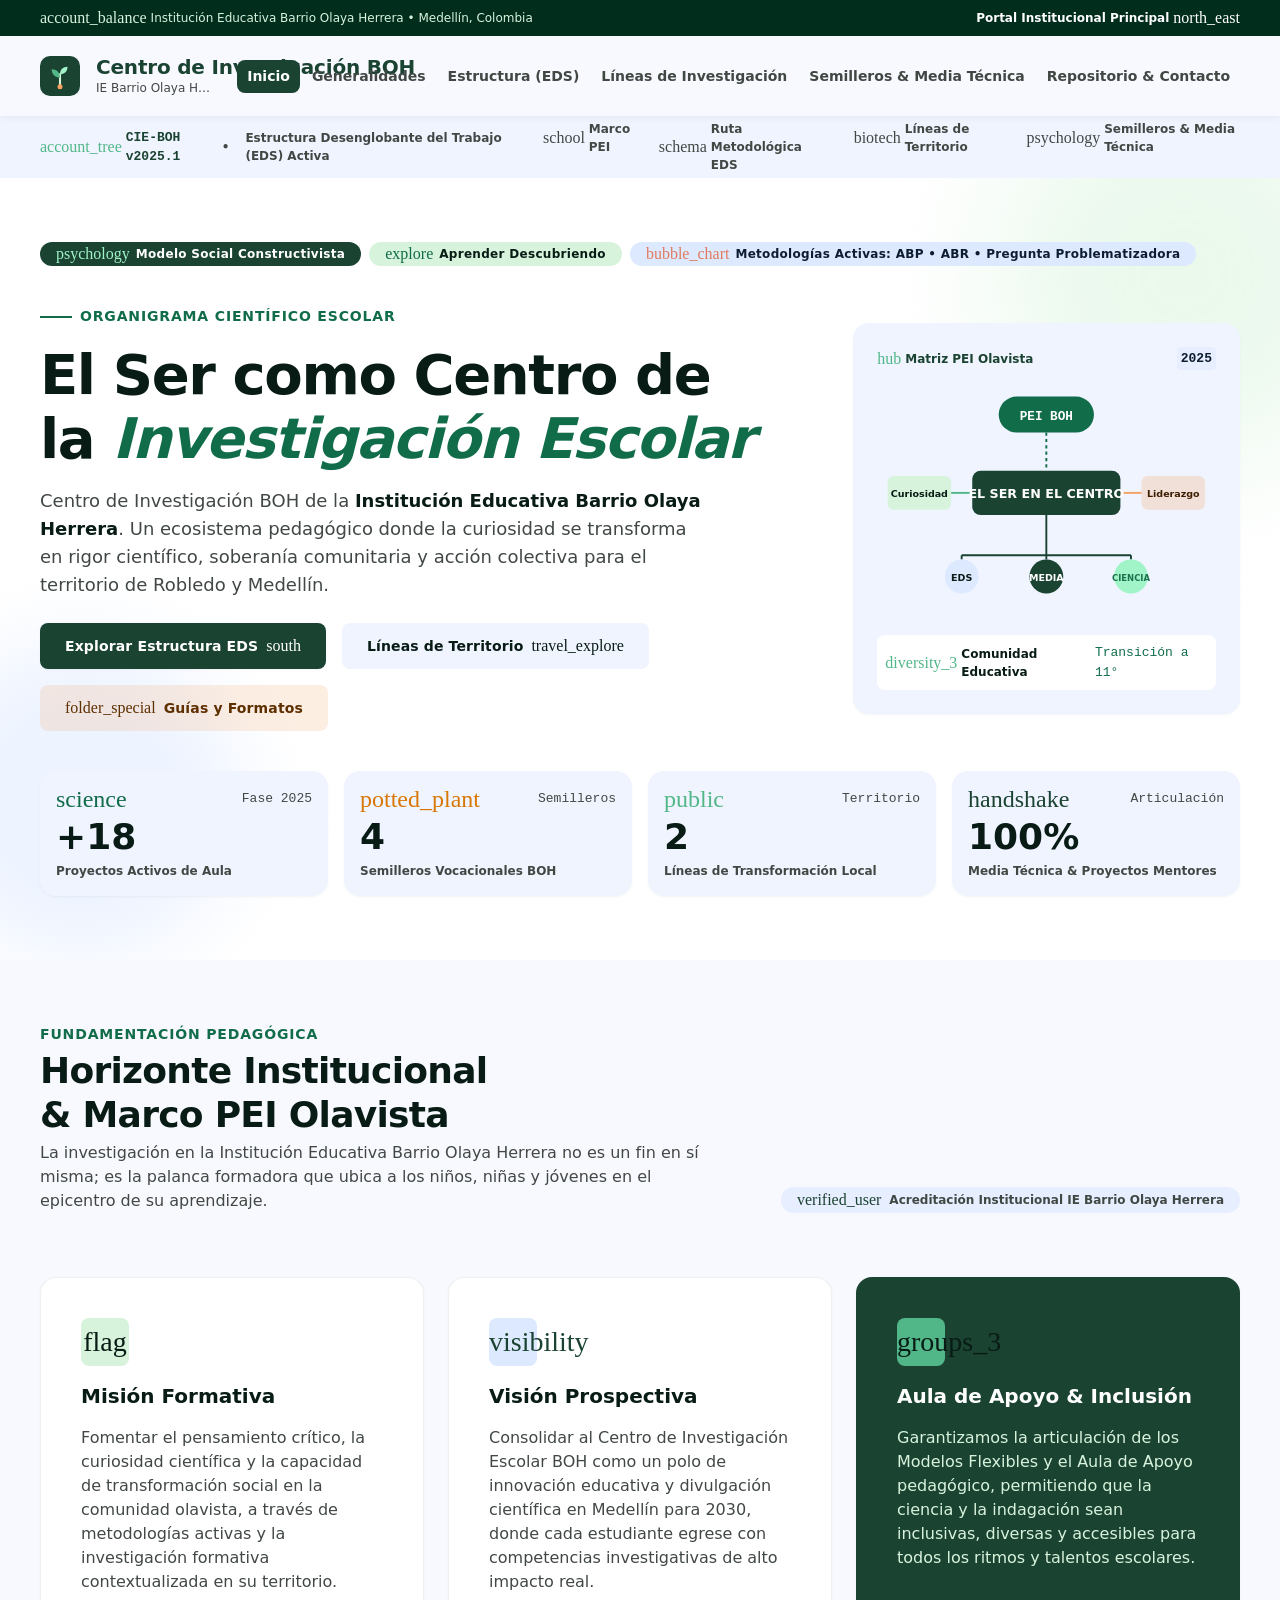
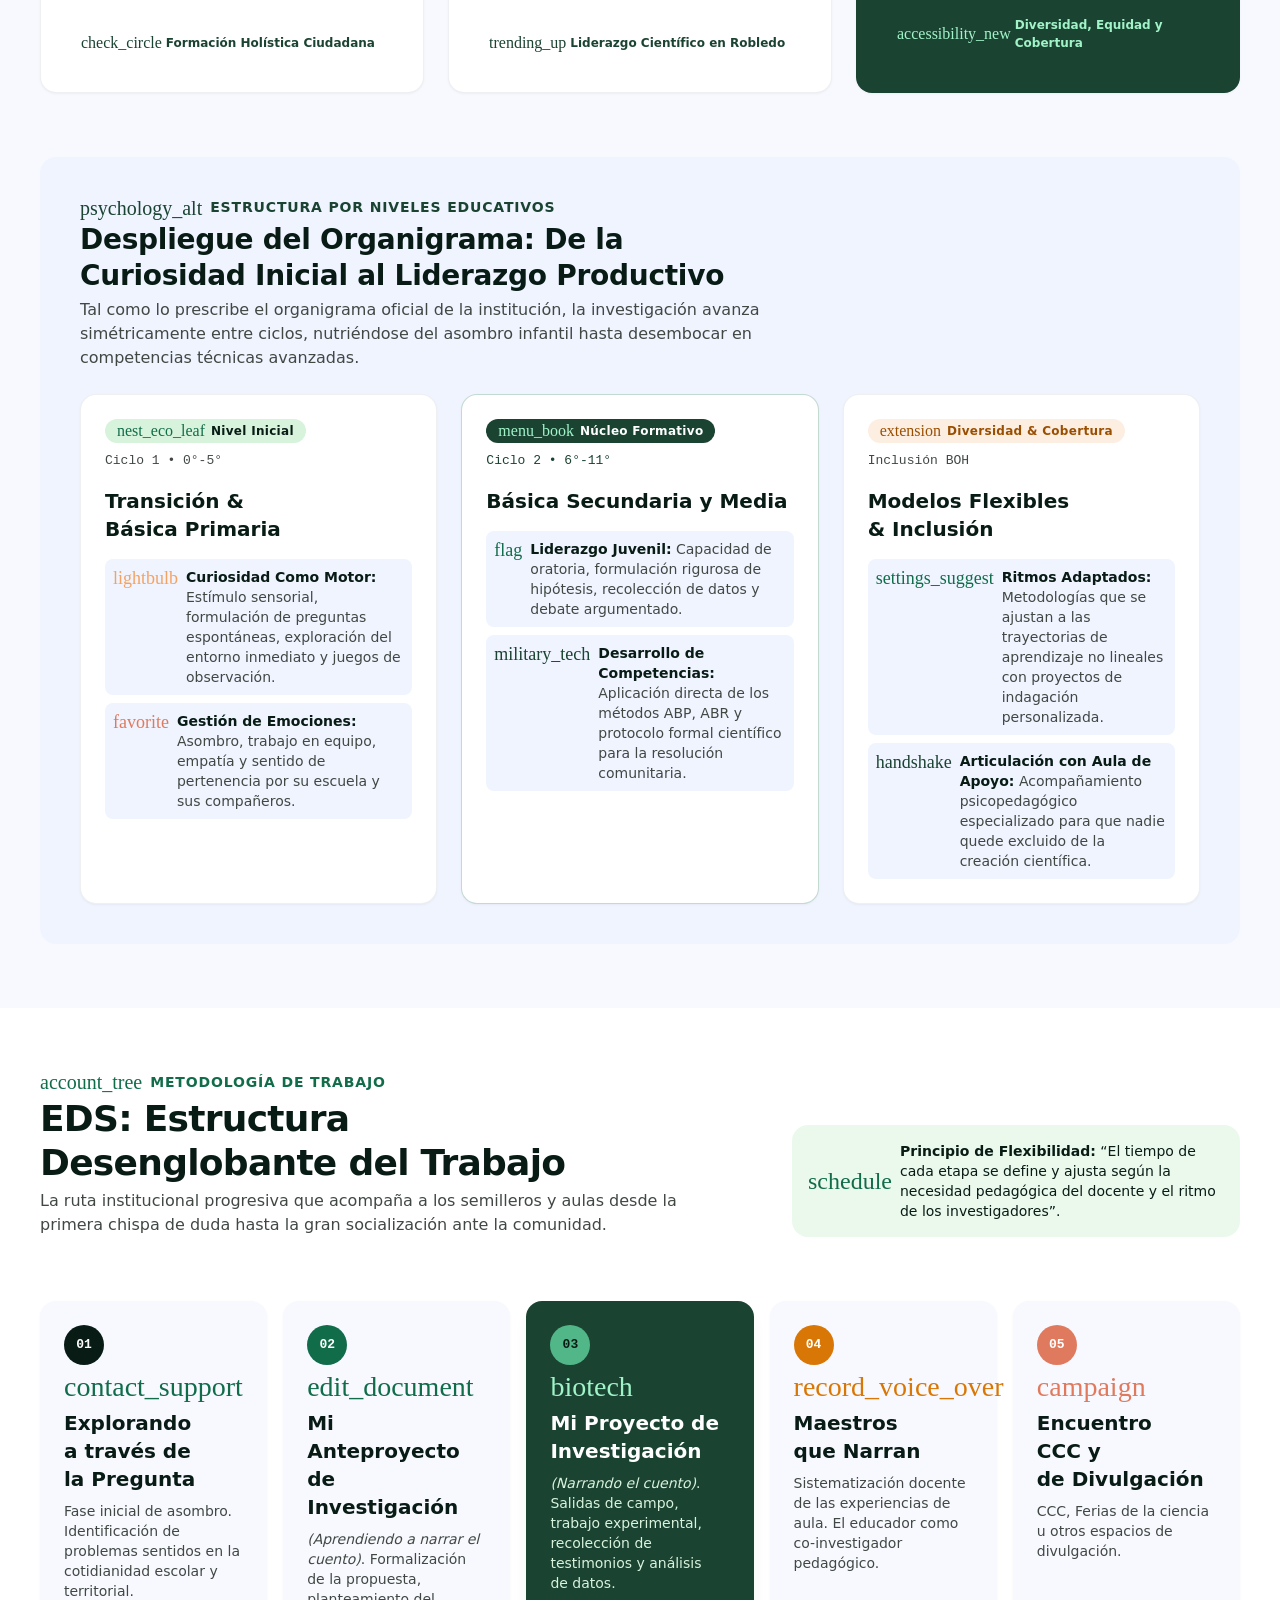
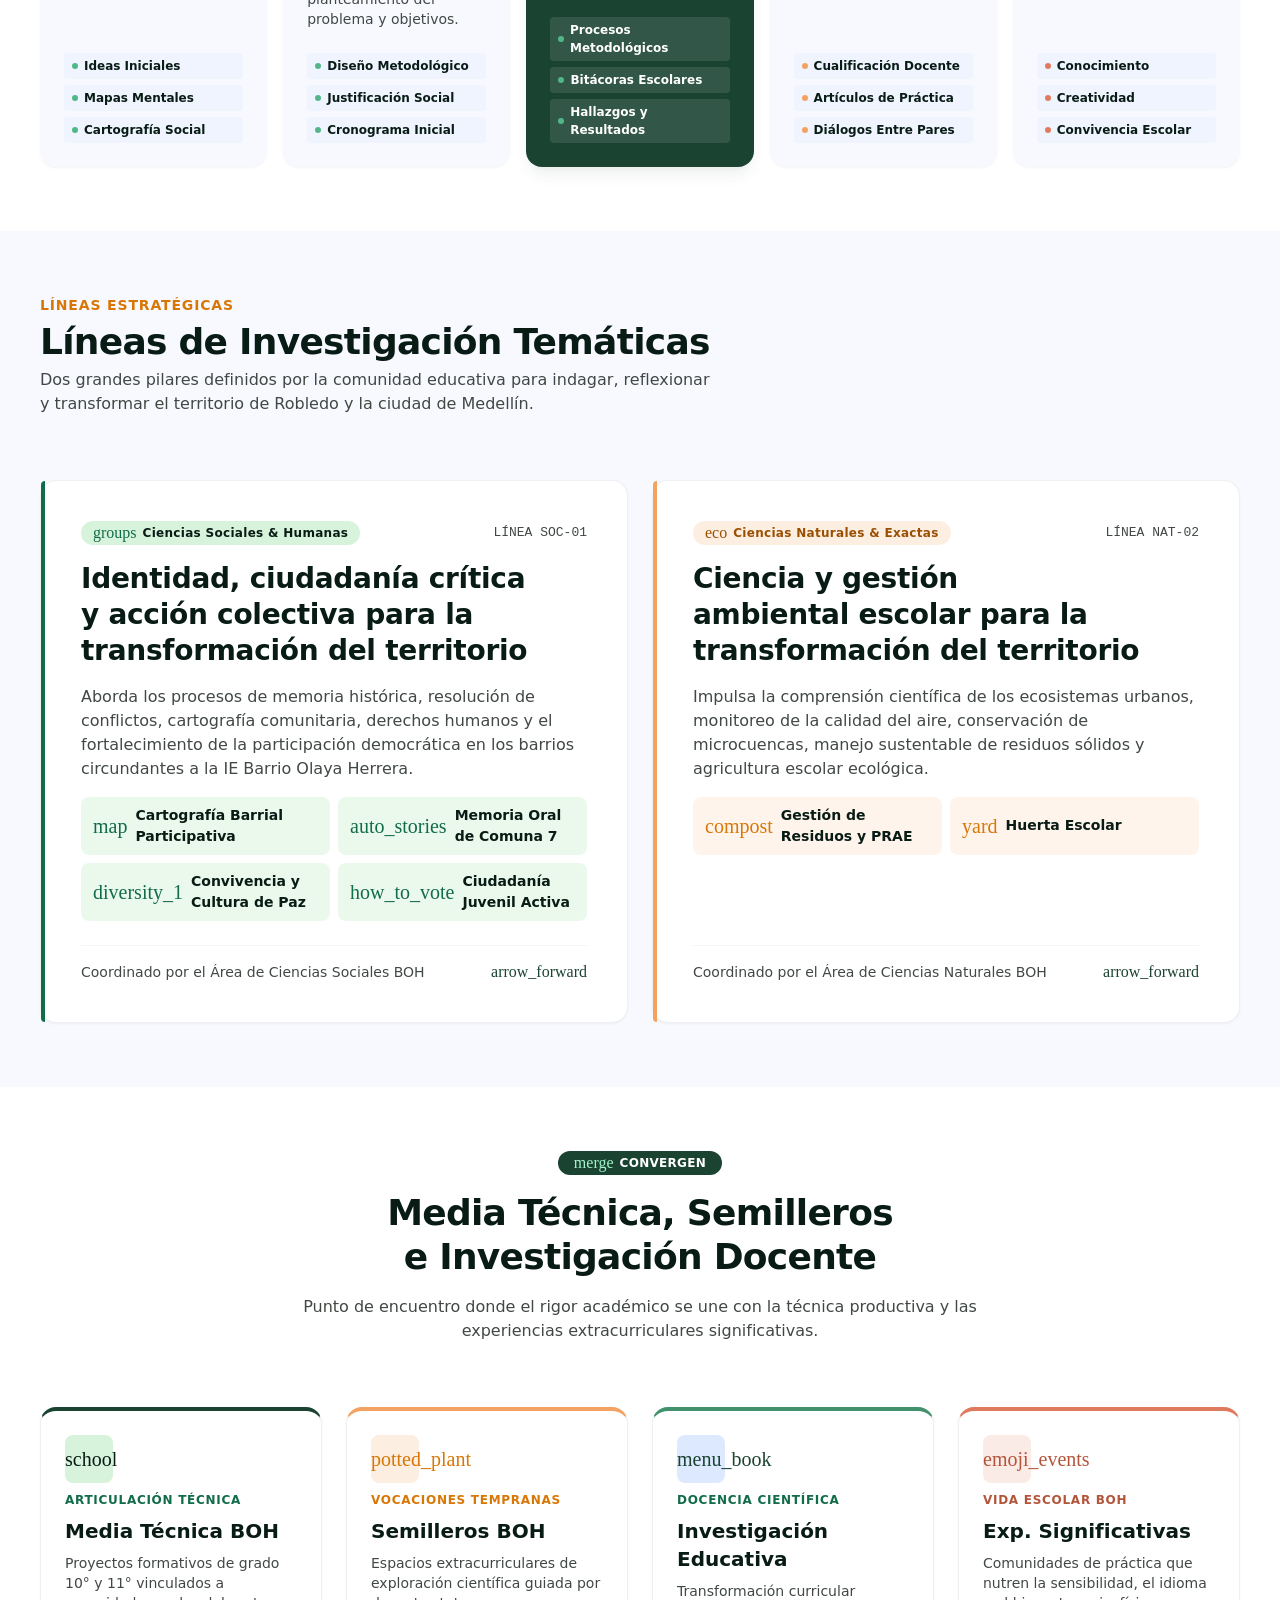
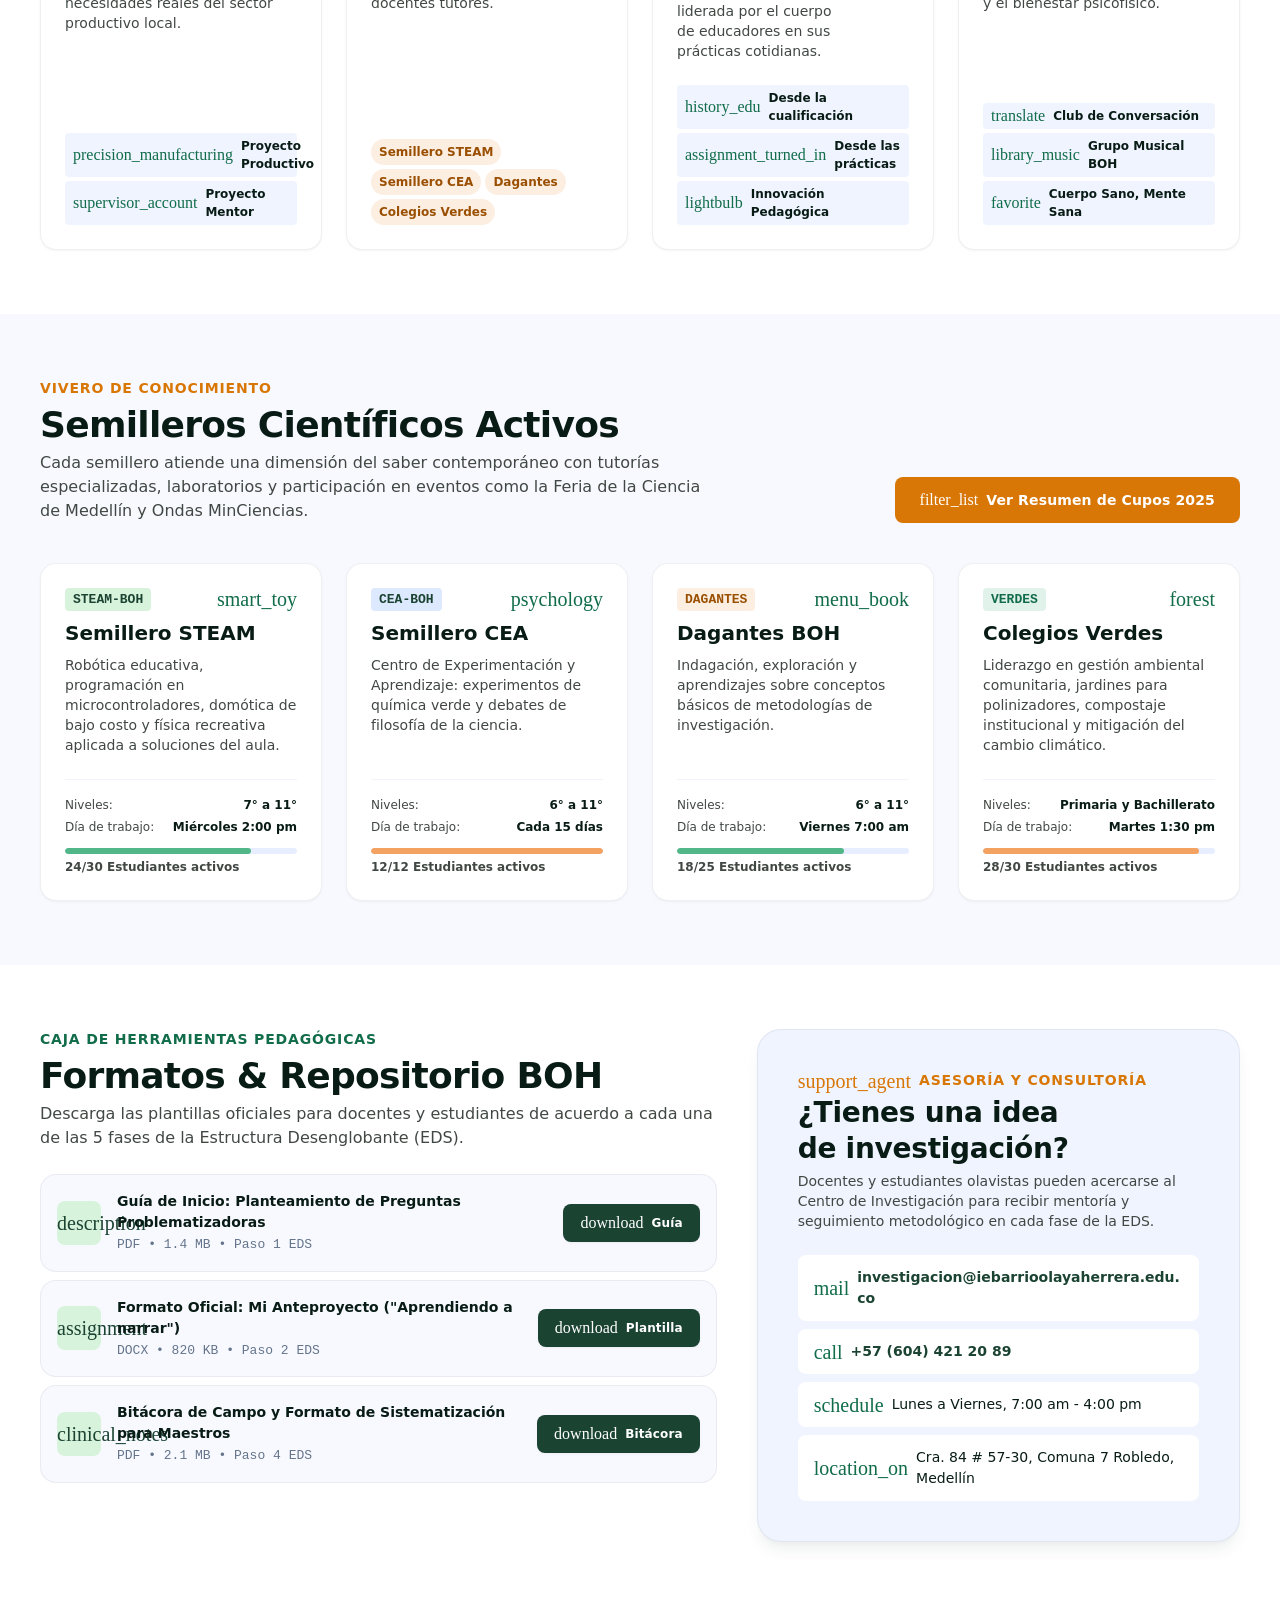
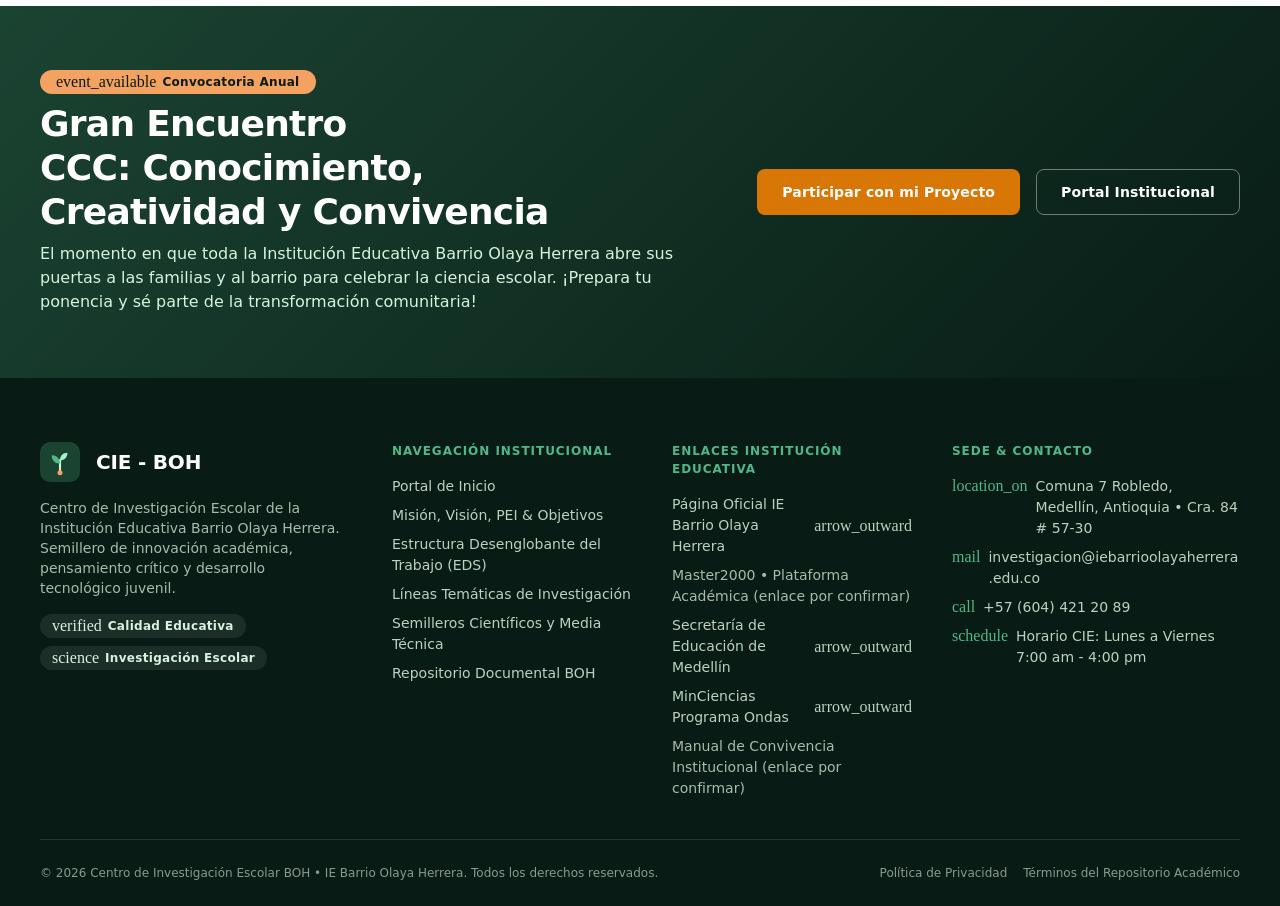
<file: index.html>
<!DOCTYPE html>
<html lang="es" class="is-loading">
<head>
  <meta charset="utf-8">
  <meta name="viewport" content="width=device-width, initial-scale=1">
  <!--
    Seguridad: GitHub Pages no permite cabeceras HTTP propias, por eso la CSP va en <meta>.
    Todo bloqueado por defecto; solo se permite lo propio del sitio y Google Fonts.
    connect-src 'self': únicamente para leer los JSON de /content del mismo sitio.
    Trusted Types impide asignar HTML como texto en sumideros peligrosos (innerHTML, etc.).
  -->
  <meta http-equiv="Content-Security-Policy" content="default-src 'none'; script-src 'self'; style-src 'self' https://fonts.googleapis.com; font-src https://fonts.gstatic.com; img-src 'self'; connect-src 'self'; form-action 'none'; base-uri 'none'; object-src 'none'; require-trusted-types-for 'script'; trusted-types 'none'">
  <meta name="referrer" content="strict-origin-when-cross-origin">
  <title>Centro de Investigación Escolar BOH</title>
  <meta name="description" content="Centro de Investigación Escolar de la Institución Educativa Barrio Olaya Herrera (Medellín): estructura EDS, líneas de investigación, semilleros, media técnica y repositorio de formatos.">
  <meta name="theme-color" content="#1b4332">
  <link rel="icon" href="assets/img/favicon.svg" type="image/svg+xml">

  <link rel="preconnect" href="https://fonts.googleapis.com">
  <link rel="preconnect" href="https://fonts.gstatic.com" crossorigin>
  <!-- Solo los pesos tipográficos que usa el diseño -->
  <link rel="stylesheet" href="https://fonts.googleapis.com/css2?family=Hanken+Grotesk:ital,wght@0,600..800;1,800&family=JetBrains+Mono:wght@500..700&family=Public+Sans:wght@400..700&display=swap">
  <!-- Íconos: subconjunto generado por tools/update-icons.ps1 a partir de los JSON (no editar a mano) -->
  <link rel="stylesheet" data-icon-font href="https://fonts.googleapis.com/css2?family=Material+Symbols+Outlined:opsz,wght,FILL,GRAD@24,400,0,0&icon_names=accessibility_new,account_balance,account_tree,air,arrow_forward,arrow_outward,assignment,assignment_turned_in,auto_stories,biotech,bubble_chart,call,campaign,check_circle,clinical_notes,close,compost,contact_support,description,diversity_1,diversity_3,download,eco,edit_document,emoji_events,error,event_available,explore,extension,favorite,filter_list,flag,folder_special,forest,groups,groups_3,handshake,history_edu,how_to_vote,hub,info,library_music,lightbulb,location_on,mail,map,menu,menu_book,merge,military_tech,nest_eco_leaf,north_east,potted_plant,precision_manufacturing,psychology,psychology_alt,public,record_voice_over,schedule,schema,school,science,settings_suggest,smart_toy,south,supervisor_account,support_agent,translate,travel_explore,trending_up,verified,verified_user,visibility,water_drop,yard&display=block">

  <link rel="stylesheet" href="css/tokens.css">
  <link rel="stylesheet" href="css/base.css">
  <link rel="stylesheet" href="css/layout.css">
  <link rel="stylesheet" href="css/components.css">
  <link rel="stylesheet" href="css/sections.css">

  <!-- Contenido: se descarga en paralelo con el JavaScript -->
  <link rel="preload" href="content/site.json" as="fetch" crossorigin>
  <link rel="preload" href="content/hero.json" as="fetch" crossorigin>
  <link rel="preload" href="content/generalidades.json" as="fetch" crossorigin>
  <link rel="preload" href="content/eds.json" as="fetch" crossorigin>
  <link rel="preload" href="content/lineas.json" as="fetch" crossorigin>
  <link rel="preload" href="content/convergencia.json" as="fetch" crossorigin>
  <link rel="preload" href="content/semilleros.json" as="fetch" crossorigin>
  <link rel="preload" href="content/repositorio.json" as="fetch" crossorigin>
  <link rel="preload" href="content/encuentro.json" as="fetch" crossorigin>
  <link rel="preload" href="content/footer.json" as="fetch" crossorigin>

  <!-- Precarga de módulos: evita la cascada de peticiones import → import -->
  <link rel="modulepreload" href="js/config/app.config.js">
  <link rel="modulepreload" href="js/core/dom.js">
  <link rel="modulepreload" href="js/core/rich-text.js">
  <link rel="modulepreload" href="js/core/template.js">
  <link rel="modulepreload" href="js/core/safe-url.js">
  <link rel="modulepreload" href="js/services/content.repository.js">
  <link rel="modulepreload" href="js/services/notifier.js">
  <link rel="modulepreload" href="js/ui/kit.js">
  <link rel="modulepreload" href="js/components/navigation.js">
  <link rel="modulepreload" href="js/components/scroll-spy.js">
  <link rel="modulepreload" href="js/components/modal.js">
  <link rel="modulepreload" href="js/sections/header.js">
  <link rel="modulepreload" href="js/sections/hero.js">
  <link rel="modulepreload" href="js/sections/generalidades.js">
  <link rel="modulepreload" href="js/sections/eds.js">
  <link rel="modulepreload" href="js/sections/lineas.js">
  <link rel="modulepreload" href="js/sections/convergencia.js">
  <link rel="modulepreload" href="js/sections/semilleros.js">
  <link rel="modulepreload" href="js/sections/repositorio.js">
  <link rel="modulepreload" href="js/sections/encuentro.js">
  <link rel="modulepreload" href="js/sections/footer.js">
  <script type="module" src="js/main.js"></script>
</head>
<body>
  <!--
    Esta página es solo la estructura. Todo el texto, las etiquetas y los enlaces
    se cargan desde content/*.json (un archivo por sección).
  -->
  <a class="skip-link" href="#contenido" data-label="skipLink">Saltar al contenido principal</a>

  <header class="site-header" data-region="header"></header>

  <noscript>
    <p class="noscript-note">Este portal necesita JavaScript para mostrar su contenido. Actívalo en tu navegador o visita <a href="https://iebarrioolayaherrera.edu.co">iebarrioolayaherrera.edu.co</a>.</p>
  </noscript>

  <main id="contenido" tabindex="-1">
    <div class="anchor-hub" data-region="anchor-hub"></div>

    <section class="hero section" id="inicio" aria-labelledby="hero-title" data-section="hero" data-spy-section>
      <div class="hero__glow hero__glow--right" aria-hidden="true"></div>
      <div class="hero__glow hero__glow--left" aria-hidden="true"></div>
    </section>

    <section class="section section--surface" id="pei-fundamentos" aria-labelledby="pei-title" data-section="generalidades" data-spy-section></section>

    <section class="section section--white" id="eds-flujo" aria-labelledby="eds-title" data-section="eds" data-spy-section></section>

    <section class="section section--surface" id="lineas-investigacion" aria-labelledby="lineas-title" data-section="lineas" data-spy-section></section>

    <section class="section section--white" id="semilleros-media" aria-labelledby="convergen-title" data-section="convergencia" data-spy-section></section>

    <section class="section section--surface" id="semilleros" aria-labelledby="semilleros-title" data-section="semilleros"></section>

    <section class="section section--white" id="repositorio" aria-labelledby="repo-title" data-section="repositorio" data-spy-section></section>

    <section class="cta-band" aria-labelledby="ccc-title" data-section="encuentro"></section>
  </main>

  <footer class="site-footer" data-section="footer"></footer>

  <dialog class="modal" data-modal aria-labelledby="modal-title">
    <div class="modal__header">
      <h2 class="headline-sm" id="modal-title" data-modal-title></h2>
      <button class="icon-btn" type="button" data-modal-close aria-label="Cerrar">
        <span class="icon" aria-hidden="true">close</span>
      </button>
    </div>
    <div class="modal__body" data-modal-body></div>
  </dialog>

  <div class="toast-region" data-toast-region role="region" aria-live="polite" aria-label="Notificaciones"></div>
</body>
</html>
</file>
<file: css/tokens.css>
/* ==========================================================================
   Design tokens — "Academic Forest Research System" (DESIGN.md)
   Única fuente de verdad para color, tipografía, espaciado, radios y sombras.
   ========================================================================== */
:root {
  /* Color: marca */
  --color-primary: #1b4332;
  --color-primary-strong: #012d1d;
  --color-forest-deep: #081c15;
  --color-secondary: #116c4a;
  --color-scholar: #40916c;
  --color-emerald: #2d6a4f;
  --color-mint-bright: #52b788;
  --color-mint-subtle: #d8f3dc;
  --color-secondary-fixed: #a1f4c8;
  --color-amber: #d97706;
  --color-warm-amber: #f4a261;
  --color-amber-soft: rgba(244, 162, 97, 0.18);
  --color-terracotta: #e07a5f;
  --color-tertiary-container: #5e3000;

  /* Color: superficies y texto */
  --color-bg: #f8fafc;
  --color-surface: #f8f9ff;
  --color-surface-lowest: #ffffff;
  --color-surface-low: #eff4ff;
  --color-surface-container: #e6eeff;
  --color-surface-high: #dde9ff;
  --color-text: #0d1c2f;
  --color-text-muted: #414844;
  --color-text-subtle: #64748b;
  --color-on-primary: #ffffff;
  --color-border: rgba(51, 65, 85, 0.08);
  --color-border-strong: #cbd5e1;
  --color-divider: #f1f5f9;
  --color-error: #ba1a1a;
  --color-error-soft: #ffdad6;
  --color-archived: #e2e8f0;

  /* Tipografía */
  --font-display: "Hanken Grotesk", system-ui, sans-serif;
  --font-body: "Public Sans", system-ui, sans-serif;
  --font-mono: "JetBrains Mono", ui-monospace, monospace;

  --fs-display: 3.5rem;
  --lh-display: 4rem;
  --fs-headline-lg: 2.25rem;
  --lh-headline-lg: 2.75rem;
  --fs-headline-md: 1.75rem;
  --lh-headline-md: 2.25rem;
  --fs-headline-sm: 1.25rem;
  --lh-headline-sm: 1.75rem;
  --fs-body-lg: 1.125rem;
  --fs-body-md: 1rem;
  --fs-body-sm: 0.875rem;
  --fs-label-md: 0.875rem;
  --fs-label-sm: 0.75rem;
  --fs-code: 0.8125rem;

  /* Espaciado (ritmo 8pt) */
  --space-xs: 0.25rem;
  --space-sm: 0.5rem;
  --space-md: 1rem;
  --space-lg: 1.5rem;
  --space-xl: 2.5rem;
  --space-2xl: 4rem;
  --gutter: 1.5rem;
  --page-margin: 2.5rem;
  --container-max: 80rem;

  /* Radios */
  --radius-sm: 0.25rem;
  --radius: 0.5rem;
  --radius-md: 0.75rem;
  --radius-lg: 1rem;
  --radius-xl: 1.5rem;
  --radius-full: 9999px;

  /* Elevación */
  --shadow-1: 0 1px 3px 0 rgba(8, 28, 21, 0.04), 0 1px 2px -1px rgba(8, 28, 21, 0.03);
  --shadow-2: 0 10px 15px -3px rgba(27, 67, 50, 0.08), 0 4px 6px -4px rgba(27, 67, 50, 0.04);
  --shadow-3: 0 20px 25px -5px rgba(8, 28, 21, 0.12), 0 8px 10px -6px rgba(8, 28, 21, 0.08);
  --focus-ring: 0 0 0 4px rgba(64, 145, 108, 0.15);

  /* Movimiento */
  --ease: cubic-bezier(0.2, 0, 0, 1);
  --dur: 200ms;

  /* Layout */
  --header-height: 7.25rem;
}

@media (max-width: 1023px) {
  :root {
    --page-margin: 2rem;
    --gutter: 1.25rem;
  }
}

@media (max-width: 767px) {
  :root {
    --fs-display: 2.25rem;
    --lh-display: 2.75rem;
    --fs-headline-lg: 1.75rem;
    --lh-headline-lg: 2.25rem;
    --fs-headline-md: 1.5rem;
    --lh-headline-md: 2rem;
    --page-margin: 1rem;
    --gutter: 1rem;
    --header-height: 6.25rem;
  }
}
</file>
<file: css/base.css>
/* ==========================================================================
   Base: reset, tipografía global y accesibilidad
   ========================================================================== */
*,
*::before,
*::after {
  box-sizing: border-box;
}

html {
  scroll-padding-top: calc(var(--header-height) + var(--space-md));
  -webkit-text-size-adjust: 100%;
}

@media (prefers-reduced-motion: no-preference) {
  html {
    scroll-behavior: smooth;
  }
}

body {
  margin: 0;
  background: var(--color-surface);
  color: var(--color-text);
  font-family: var(--font-body);
  font-size: var(--fs-body-md);
  line-height: 1.5;
  -webkit-font-smoothing: antialiased;
  overflow-x: hidden;
}

body.is-locked {
  overflow: hidden;
}

h1,
h2,
h3,
h4 {
  margin: 0;
  font-family: var(--font-display);
  color: var(--color-forest-deep);
  text-wrap: balance;
}

p {
  margin: 0;
  text-wrap: pretty;
}

ul {
  margin: 0;
  padding: 0;
  list-style: none;
}

img,
svg {
  display: block;
  max-width: 100%;
}

a {
  color: inherit;
  text-decoration: none;
}

button,
input,
select,
textarea {
  font: inherit;
  color: inherit;
}

button {
  cursor: pointer;
}

:focus-visible {
  outline: 2px solid var(--color-scholar);
  outline-offset: 2px;
}

/* Iconografía Material Symbols */
.icon {
  font-family: "Material Symbols Outlined";
  font-weight: normal;
  font-style: normal;
  font-size: 1.25rem;
  line-height: 1;
  letter-spacing: normal;
  text-transform: none;
  display: inline-block;
  white-space: nowrap;
  direction: ltr;
  flex-shrink: 0;
  user-select: none;
  -webkit-font-feature-settings: "liga";
  font-feature-settings: "liga";
}

.icon--sm { font-size: 1rem; }
.icon--md { font-size: 1.5rem; }
.icon--lg { font-size: 1.75rem; }

/* Utilidades de accesibilidad */
.visually-hidden {
  position: absolute !important;
  width: 1px;
  height: 1px;
  padding: 0;
  margin: -1px;
  overflow: hidden;
  clip: rect(0, 0, 0, 0);
  white-space: nowrap;
  border: 0;
}

.skip-link {
  position: absolute;
  left: var(--space-md);
  top: -4rem;
  z-index: 100;
  padding: var(--space-sm) var(--space-md);
  border-radius: var(--radius);
  background: var(--color-forest-deep);
  color: var(--color-on-primary);
  font-weight: 600;
  transition: top var(--dur) var(--ease);
}

.skip-link:focus {
  top: var(--space-md);
}

.mono {
  font-family: var(--font-mono);
  font-size: var(--fs-code);
  font-weight: 500;
}

@media (prefers-reduced-motion: reduce) {
  *,
  *::before,
  *::after {
    animation-duration: 0.01ms !important;
    transition-duration: 0.01ms !important;
  }
}
</file>
<file: css/layout.css>
/* ==========================================================================
   Layout: contenedor, secciones, grids y stacks
   ========================================================================== */
.container {
  width: 100%;
  max-width: calc(var(--container-max) + 2 * var(--page-margin));
  margin-inline: auto;
  padding-inline: var(--page-margin);
}

main {
  padding-top: var(--header-height);
  outline: none;
}

.section {
  position: relative;
  padding-block: var(--space-2xl);
}

.section--surface { background: var(--color-surface); }
.section--white { background: var(--color-surface-lowest); }

/* Stacks verticales */
.stack-xs,
.stack-sm,
.stack-md,
.stack-lg,
.stack-xl,
.stack-2xl {
  display: flex;
  flex-direction: column;
}
.stack-xs { gap: var(--space-xs); }
.stack-sm { gap: var(--space-sm); }
.stack-md { gap: var(--space-md); }
.stack-lg { gap: var(--space-lg); }
.stack-xl { gap: var(--space-xl); }
.stack-2xl { gap: var(--space-2xl); }

/* Grids responsivos */
.grid {
  display: grid;
  gap: var(--gutter);
  grid-template-columns: 1fr;
}

@media (min-width: 768px) {
  .grid--2,
  .grid--4 { grid-template-columns: repeat(2, minmax(0, 1fr)); }
  .grid--3 { grid-template-columns: repeat(3, minmax(0, 1fr)); }
}

@media (min-width: 1024px) {
  .grid--4 { grid-template-columns: repeat(4, minmax(0, 1fr)); }
}

@media (max-width: 1023px) and (min-width: 768px) {
  .grid--3.grid--3-collapse { grid-template-columns: 1fr; }
}

.measure { max-width: 48rem; }
</file>
<file: css/components.css>
/* ==========================================================================
   Componentes reutilizables (tipografía, botones, badges, tarjetas,
   formularios, modal, toasts)
   ========================================================================== */

/* ---------- Tipografía ---------- */
.display {
  font-size: var(--fs-display);
  line-height: var(--lh-display);
  font-weight: 800;
  letter-spacing: -0.025em;
}
.display .accent {
  color: var(--color-secondary);
}

.headline-lg {
  font-size: var(--fs-headline-lg);
  line-height: var(--lh-headline-lg);
  font-weight: 700;
  letter-spacing: -0.02em;
}
.headline-md {
  font-size: var(--fs-headline-md);
  line-height: var(--lh-headline-md);
  font-weight: 600;
  letter-spacing: -0.01em;
}
.headline-sm {
  font-size: var(--fs-headline-sm);
  line-height: var(--lh-headline-sm);
  font-weight: 600;
}

.lead {
  font-size: var(--fs-body-lg);
  line-height: 1.75rem;
  color: var(--color-text-muted);
  max-width: 42rem;
}
.lead strong { color: var(--color-forest-deep); font-weight: 600; }

.eyebrow {
  display: inline-flex;
  align-items: center;
  gap: var(--space-sm);
  font-size: var(--fs-label-md);
  font-weight: 700;
  letter-spacing: 0.06em;
  text-transform: uppercase;
  color: var(--color-secondary);
}
.eyebrow--rule::before {
  content: "";
  width: 2rem;
  height: 2px;
  background: currentColor;
}
.eyebrow--primary { color: var(--color-primary); }
.eyebrow--amber { color: var(--color-amber); }

.kicker {
  font-size: var(--fs-label-sm);
  font-weight: 700;
  letter-spacing: 0.06em;
  text-transform: uppercase;
  color: var(--color-secondary);
}
.kicker--amber { color: var(--color-amber); }
.kicker--terracotta { color: #b4553b; }

.text-muted { color: var(--color-text-muted); }
.text-sm { font-size: var(--fs-body-sm); line-height: 1.25rem; }
.text-primary { color: var(--color-primary); }
.text-secondary { color: var(--color-secondary); }
.text-mint { color: var(--color-mint-bright); }
.text-amber { color: var(--color-amber); }
.text-warm-amber { color: var(--color-warm-amber); }
.text-terracotta { color: var(--color-terracotta); }

.tag-mono {
  font-family: var(--font-mono);
  font-size: var(--fs-code);
  padding: 0.125rem var(--space-xs);
  border-radius: var(--radius-sm);
  background: var(--color-surface-container);
}

/* ---------- Botones ---------- */
.btn {
  display: inline-flex;
  align-items: center;
  justify-content: center;
  gap: var(--space-sm);
  min-height: 2.75rem;
  padding: 0.75rem var(--space-lg);
  border: 1.5px solid transparent;
  border-radius: var(--radius);
  font-size: var(--fs-label-md);
  font-weight: 600;
  letter-spacing: 0.01em;
  line-height: 1.25rem;
  text-align: center;
  transition: background-color var(--dur) var(--ease), box-shadow var(--dur) var(--ease),
    color var(--dur) var(--ease), transform var(--dur) var(--ease);
}
.btn:active { transform: translateY(1px); }
.btn[disabled] { opacity: 0.6; cursor: not-allowed; }
.btn--block { width: 100%; }

.btn--primary { background: var(--color-primary); color: var(--color-on-primary); box-shadow: var(--shadow-1); }
.btn--primary:hover { background: var(--color-forest-deep); box-shadow: var(--shadow-2); }
.btn--primary:hover .btn__nudge { transform: translateY(2px); }
.btn__nudge { transition: transform var(--dur) var(--ease); }

.btn--secondary { border-color: var(--color-emerald); color: var(--color-primary); background: transparent; }
.btn--secondary:hover { background: rgba(216, 243, 220, 0.3); }

.btn--soft { background: var(--color-surface-low); color: var(--color-forest-deep); }
.btn--soft:hover { background: var(--color-mint-subtle); }

.btn--amber { background: var(--color-amber); color: #fff; }
.btn--amber:hover { background: #b45f04; box-shadow: var(--shadow-2); }

.btn--amber-soft { background: var(--color-amber-soft); color: var(--color-tertiary-container); }
.btn--amber-soft:hover { background: rgba(244, 162, 97, 0.3); }

.btn--ghost-light { border-color: rgba(255, 255, 255, 0.4); color: #fff; }
.btn--ghost-light:hover { background: rgba(255, 255, 255, 0.1); }

.btn--sm { min-height: 2.25rem; padding: var(--space-sm) var(--space-md); font-size: var(--fs-label-sm); }

.button-row {
  display: flex;
  flex-wrap: wrap;
  gap: var(--space-md);
  padding-top: var(--space-sm);
}

.icon-btn {
  display: inline-grid;
  place-items: center;
  width: 2.5rem;
  height: 2.5rem;
  border: 0;
  border-radius: var(--radius);
  background: transparent;
  color: var(--color-forest-deep);
}
.icon-btn:hover { background: var(--color-surface-low); }

/* ---------- Badges / pills ---------- */
.badge-row {
  display: flex;
  flex-wrap: wrap;
  gap: var(--space-sm);
}

.badge {
  display: inline-flex;
  align-items: center;
  gap: 0.375rem;
  width: fit-content;
  padding: var(--space-xs) var(--space-md);
  border-radius: var(--radius-full);
  font-size: var(--fs-label-sm);
  font-weight: 600;
  letter-spacing: 0.025em;
  line-height: 1rem;
}
.badge--sm { padding: var(--space-xs) 0.75rem; }
.badge--solid { background: var(--color-primary); color: var(--color-on-primary); }
.badge--solid .icon { color: var(--color-secondary-fixed); }
.badge--mint { background: var(--color-mint-subtle); color: var(--color-forest-deep); }
.badge--mint .icon { color: var(--color-secondary); }
.badge--neutral { background: var(--color-surface-high); color: var(--color-text); }
.badge--amber { background: var(--color-amber-soft); color: #9a4f00; }
.badge--amber-solid { background: var(--color-warm-amber); color: var(--color-forest-deep); }
.badge--on-dark { background: rgba(255, 255, 255, 0.08); color: var(--color-mint-subtle); }
.badge__icon--terracotta { color: var(--color-terracotta); }

.pill-note {
  display: inline-flex;
  align-items: center;
  gap: var(--space-sm);
  padding: var(--space-xs) var(--space-md);
  border-radius: var(--radius-full);
  background: var(--color-surface-container);
  color: var(--color-text-muted);
  font-size: var(--fs-label-sm);
  font-weight: 600;
}

/* ---------- Encabezado de sección ---------- */
.section-head {
  display: flex;
  flex-direction: column;
  gap: var(--space-md);
}
.section-head__copy {
  display: flex;
  flex-direction: column;
  gap: var(--space-xs);
  max-width: 42rem;
}
.section-head--center {
  align-items: center;
  text-align: center;
  max-width: 48rem;
  margin-inline: auto;
}

@media (min-width: 768px) {
  .section-head:not(.section-head--center) {
    flex-direction: row;
    align-items: flex-end;
    justify-content: space-between;
  }
}

/* ---------- Tarjetas ---------- */
.card {
  position: relative;
  background: var(--color-surface-lowest);
  border: 1px solid var(--color-border);
  border-radius: var(--radius-lg);
  box-shadow: var(--shadow-1);
  transition: box-shadow var(--dur) var(--ease), transform var(--dur) var(--ease),
    border-color var(--dur) var(--ease);
}
.card--padded { padding: var(--space-xl); }
.card--padded-lg { padding: var(--space-lg); }
.card--split {
  display: flex;
  flex-direction: column;
  justify-content: space-between;
  gap: var(--space-lg);
}
.card--ring { border-color: rgba(17, 108, 74, 0.25); }
.card--inverse {
  background: var(--color-primary);
  border-color: transparent;
  color: var(--color-mint-subtle);
}
.card--inverse h3 { color: var(--color-on-primary); }
.card--inverse .card__foot { color: var(--color-secondary-fixed); }

.card--interactive:hover,
.card--line:hover,
.card[class*="card--top-"]:hover {
  transform: translateY(-2px);
  box-shadow: var(--shadow-2);
  border-color: rgba(64, 145, 108, 0.25);
}

.card__foot {
  display: flex;
  align-items: center;
  gap: var(--space-xs);
  padding-top: var(--space-md);
  color: var(--color-primary);
  font-size: var(--fs-label-sm);
  font-weight: 600;
}

.card__meta {
  display: flex;
  flex-wrap: wrap;
  align-items: center;
  justify-content: space-between;
  gap: var(--space-sm);
}

.card__footer {
  display: flex;
  flex-wrap: wrap;
  align-items: center;
  justify-content: space-between;
  gap: var(--space-sm);
  margin-top: var(--space-lg);
  padding-top: var(--space-md);
  border-top: 1px solid var(--color-divider);
}

.card__count {
  display: inline-flex;
  align-items: center;
  gap: var(--space-xs);
  color: var(--color-primary);
  font-size: var(--fs-label-md);
  font-weight: 700;
}

.icon-tile {
  display: inline-grid;
  place-items: center;
  width: 3rem;
  height: 3rem;
  border-radius: var(--radius);
}
.icon-tile--mint { background: var(--color-mint-subtle); color: var(--color-forest-deep); }
.icon-tile--high { background: var(--color-surface-high); color: var(--color-primary); }
.icon-tile--mint-bright { background: var(--color-mint-bright); color: var(--color-forest-deep); }
.icon-tile--amber { background: var(--color-amber-soft); color: var(--color-amber); }
.icon-tile--terracotta { background: rgba(224, 122, 95, 0.15); color: #b4553b; }

/* Listas internas */
.feature-list {
  display: flex;
  flex-direction: column;
  gap: var(--space-sm);
  font-size: var(--fs-body-sm);
  line-height: 1.25rem;
  color: var(--color-text-muted);
}
.feature-list li {
  display: flex;
  align-items: flex-start;
  gap: var(--space-sm);
  padding: var(--space-sm);
  border-radius: var(--radius);
  background: var(--color-surface-low);
}
.feature-list .icon { font-size: 1.125rem; margin-top: 0.125rem; }
.feature-list strong { color: var(--color-forest-deep); font-weight: 600; }

.dot-list {
  display: flex;
  flex-direction: column;
  gap: 0.375rem;
  padding-top: var(--space-sm);
  font-size: var(--fs-label-sm);
  font-weight: 600;
  color: var(--color-forest-deep);
}
.dot-list li {
  display: flex;
  align-items: center;
  gap: 0.375rem;
  padding: var(--space-xs) var(--space-sm);
  border-radius: var(--radius-sm);
  background: var(--color-surface-low);
}
.dot-list li::before {
  content: "";
  width: 0.375rem;
  height: 0.375rem;
  border-radius: 50%;
  background: var(--color-mint-bright);
}
.dot-list--amber li::before { background: var(--color-warm-amber); }
.dot-list--terracotta li::before { background: var(--color-terracotta); }

.mini-list {
  display: flex;
  flex-direction: column;
  gap: var(--space-xs);
  font-size: var(--fs-label-sm);
  font-weight: 600;
  color: var(--color-forest-deep);
}
.mini-list li {
  display: flex;
  align-items: center;
  gap: var(--space-sm);
  padding: var(--space-xs) var(--space-sm);
  border-radius: var(--radius-sm);
  background: var(--color-surface-low);
}
.mini-list .icon { color: var(--color-secondary); }

.tag-cloud {
  display: flex;
  flex-wrap: wrap;
  gap: var(--space-xs);
}
.tag-cloud li {
  padding: var(--space-xs) var(--space-sm);
  border-radius: var(--radius-full);
  background: var(--color-amber-soft);
  color: #9a4f00;
  font-size: var(--fs-label-sm);
  font-weight: 600;
}

/* ---------- Modal (dialog nativo) ---------- */
.modal {
  width: min(32rem, calc(100vw - 2rem));
  max-height: calc(100vh - 2rem);
  padding: 0;
  border: 0;
  border-radius: var(--radius-lg);
  background: var(--color-surface-lowest);
  color: var(--color-text);
  box-shadow: var(--shadow-3);
}
.modal::backdrop {
  background: rgba(8, 28, 21, 0.45);
  backdrop-filter: blur(2px);
}
.modal[open] { animation: modal-in 220ms var(--ease); }

@keyframes modal-in {
  from { opacity: 0; transform: translateY(8px) scale(0.98); }
  to { opacity: 1; transform: none; }
}

.modal__header {
  display: flex;
  align-items: center;
  justify-content: space-between;
  gap: var(--space-md);
  padding: var(--space-lg) var(--space-lg) var(--space-sm);
}
.modal__body {
  padding: 0 var(--space-lg) var(--space-lg);
  color: var(--color-text-muted);
  font-size: var(--fs-body-sm);
}

.summary-table {
  width: 100%;
  margin-top: var(--space-md);
  border-collapse: collapse;
  font-size: var(--fs-body-sm);
}
.summary-table th {
  padding: var(--space-sm) 0;
  border-bottom: 1px solid var(--color-divider);
  color: var(--color-text-subtle);
  font-size: var(--fs-label-sm);
  font-weight: 600;
  letter-spacing: 0.05em;
  text-align: left;
  text-transform: uppercase;
}
.summary-table td {
  padding: var(--space-sm) 0;
  border-bottom: 1px solid var(--color-divider);
  color: var(--color-text);
}
.summary-table th:not(:first-child),
.summary-table td:not(:first-child) { text-align: right; font-variant-numeric: tabular-nums; }
.summary-table tfoot td { font-weight: 700; color: var(--color-forest-deep); border-bottom: 0; }

.modal__note {
  margin-top: var(--space-md);
  padding: var(--space-sm) var(--space-md);
  border-radius: var(--radius);
  background: var(--color-mint-subtle);
  color: var(--color-forest-deep);
}

/* ---------- Toasts ---------- */
.toast-region {
  position: fixed;
  right: var(--space-md);
  bottom: var(--space-md);
  z-index: 80;
  display: flex;
  flex-direction: column;
  gap: var(--space-sm);
  width: min(24rem, calc(100vw - 2rem));
  pointer-events: none;
}

.toast {
  display: flex;
  align-items: flex-start;
  gap: var(--space-sm);
  padding: var(--space-md);
  border-radius: var(--radius-md);
  background: var(--color-forest-deep);
  color: #fff;
  box-shadow: var(--shadow-3);
  font-size: var(--fs-body-sm);
  pointer-events: auto;
  animation: toast-in 240ms var(--ease);
}
.toast--success .icon { color: var(--color-mint-bright); }
.toast--info .icon { color: var(--color-warm-amber); }
.toast--error { background: var(--color-error); }
.toast.is-leaving { opacity: 0; transform: translateY(6px); transition: all 200ms var(--ease); }
.toast__text { flex: 1; }
.toast__close {
  border: 0;
  background: transparent;
  color: inherit;
  opacity: 0.7;
  padding: 0;
}
.toast__close:hover { opacity: 1; }

@keyframes toast-in {
  from { opacity: 0; transform: translateY(8px); }
  to { opacity: 1; transform: none; }
}
</file>
<file: css/sections.css>
/* ==========================================================================
   Secciones específicas del portal
   ========================================================================== */

/* ---------- Encabezado fijo ---------- */
.site-header {
  position: fixed;
  inset: 0 0 auto;
  z-index: 50;
  background: rgba(248, 249, 255, 0.92);
  backdrop-filter: blur(16px);
  box-shadow: 0 1px 8px rgba(8, 28, 21, 0.06);
}

.topbar {
  background: var(--color-primary-strong);
  color: var(--color-on-primary);
  font-size: var(--fs-label-sm);
  font-weight: 600;
}
.topbar__inner {
  display: flex;
  align-items: center;
  justify-content: space-between;
  gap: var(--space-md);
  min-height: 2.25rem;
}
.topbar__org,
.topbar__link {
  display: inline-flex;
  align-items: center;
  gap: var(--space-xs);
}
.topbar__org { color: var(--color-mint-subtle); font-weight: 500; }
.topbar__link:hover { color: var(--color-secondary-fixed); }

.navbar {
  display: flex;
  align-items: center;
  justify-content: space-between;
  gap: var(--space-lg);
  height: 5rem;
}

.brand {
  display: flex;
  align-items: center;
  gap: var(--space-md);
  min-width: 0;
}
.brand__logo { width: 2.5rem; height: 2.5rem; flex-shrink: 0; }
.brand__text { display: flex; flex-direction: column; min-width: 0; }
.brand__name {
  font-family: var(--font-display);
  font-size: var(--fs-headline-sm);
  font-weight: 700;
  line-height: 1.2;
  letter-spacing: -0.01em;
  color: var(--color-primary);
  white-space: nowrap;
}
.brand__tagline {
  font-size: var(--fs-label-sm);
  color: var(--color-text-muted);
  white-space: nowrap;
  overflow: hidden;
  text-overflow: ellipsis;
}

.main-nav { flex-shrink: 0; }
.main-nav__list {
  display: flex;
  align-items: center;
  gap: 0.125rem;
}
.main-nav__link {
  display: block;
  padding: 0.375rem 0.625rem;
  border-radius: var(--radius);
  color: var(--color-text-muted);
  font-size: var(--fs-label-md);
  font-weight: 600;
  white-space: nowrap;
  transition: background-color var(--dur) var(--ease), color var(--dur) var(--ease);
}
.main-nav__link:hover { color: var(--color-text); background: var(--color-surface-low); }
.main-nav__link[aria-current="true"] {
  background: var(--color-primary);
  color: var(--color-on-primary);
}

.nav-toggle {
  display: none;
  width: 2.75rem;
  height: 2.75rem;
  border: 0;
  border-radius: var(--radius);
  background: var(--color-primary);
  color: var(--color-on-primary);
  place-items: center;
}

@media (max-width: 1279px) {
  .nav-toggle { display: inline-grid; }

  .main-nav {
    position: fixed;
    inset: var(--header-height) 0 auto 0;
    max-height: calc(100vh - var(--header-height));
    overflow-y: auto;
    padding: var(--space-md) var(--page-margin) var(--space-lg);
    background: var(--color-surface-lowest);
    box-shadow: var(--shadow-3);
    visibility: hidden;
    opacity: 0;
    transform: translateY(-8px);
    transition: opacity var(--dur) var(--ease), transform var(--dur) var(--ease), visibility 0s linear var(--dur);
  }
  .main-nav.is-open {
    visibility: visible;
    opacity: 1;
    transform: none;
    transition-delay: 0s;
  }
  .main-nav__list { flex-direction: column; align-items: stretch; gap: var(--space-xs); }
  .main-nav__link { padding: 0.75rem var(--space-md); font-size: var(--fs-body-md); }
}

@media (max-width: 767px) {
  .topbar__org { display: none; }
  .topbar__inner { justify-content: flex-end; }
  .navbar { height: 4rem; }
  .brand__name { font-size: 1.0625rem; white-space: normal; }
  .brand__logo { width: 2.25rem; height: 2.25rem; }
}

/* ---------- Barra de anclas ---------- */
.anchor-hub {
  display: none;
  background: var(--color-surface-low);
  padding-block: var(--space-xs);
  font-size: var(--fs-label-sm);
  font-weight: 600;
  color: var(--color-text-muted);
}
@media (min-width: 1024px) {
  .anchor-hub { display: block; }
}
.anchor-hub__inner {
  display: flex;
  align-items: center;
  justify-content: space-between;
  gap: var(--space-md);
}
.anchor-hub__status { display: flex; align-items: center; gap: var(--space-md); }
.anchor-hub__version {
  display: inline-flex;
  align-items: center;
  gap: var(--space-xs);
  color: var(--color-primary);
  font-weight: 700;
}
.anchor-hub__version .icon { color: var(--color-mint-bright); }
.anchor-hub__links { display: flex; gap: var(--space-lg); }
.anchor-hub__links a { display: inline-flex; align-items: center; gap: var(--space-xs); }
.anchor-hub__links a:hover { color: var(--color-primary); }

/* ---------- Hero ---------- */
.hero {
  overflow: hidden;
  background: var(--color-surface-lowest);
}
.hero > .container { position: relative; z-index: 1; }
.hero__glow {
  position: absolute;
  border-radius: 50%;
  pointer-events: none;
}
.hero__glow--right {
  right: -6rem;
  top: -6rem;
  width: 24rem;
  height: 24rem;
  background: rgba(216, 243, 220, 0.5);
  filter: blur(64px);
}
.hero__glow--left {
  left: -5rem;
  bottom: 0;
  width: 20rem;
  height: 20rem;
  background: rgba(230, 238, 255, 0.7);
  filter: blur(40px);
}

.hero__grid {
  display: grid;
  gap: var(--space-xl);
  align-items: center;
}
.hero__copy { display: flex; flex-direction: column; gap: var(--space-md); }

@media (min-width: 1024px) {
  .hero__grid { grid-template-columns: 2fr 1fr; }
}

.emblem {
  display: flex;
  flex-direction: column;
  gap: var(--space-md);
  margin: 0;
  padding: var(--space-lg);
  border-radius: var(--radius-lg);
  background: var(--color-surface-low);
  box-shadow: var(--shadow-1);
}
.emblem__head,
.emblem__foot {
  display: flex;
  align-items: center;
  justify-content: space-between;
  gap: var(--space-sm);
  font-size: var(--fs-label-sm);
  font-weight: 600;
}
.emblem__title { display: inline-flex; align-items: center; gap: var(--space-xs); color: var(--color-primary); }
.emblem__foot {
  padding: var(--space-sm);
  border-radius: var(--radius);
  background: var(--color-surface-lowest);
  color: var(--color-forest-deep);
}
.emblem__foot > span:first-child { display: inline-flex; align-items: center; gap: var(--space-xs); }
.emblem__diagram { width: 100%; height: auto; }

/* SVG del emblema (estilos por clase: compatibles con CSP) */
.dg-line { fill: none; stroke: var(--color-primary); stroke-width: 1.8; }
.dg-line--dashed { stroke: var(--color-secondary); stroke-dasharray: 3 3; }
.dg-line--mint { stroke: var(--color-mint-bright); }
.dg-line--amber { stroke: var(--color-warm-amber); }
.dg-fill-primary { fill: var(--color-primary); }
.dg-fill-secondary { fill: var(--color-secondary); }
.dg-fill-mint { fill: var(--color-mint-subtle); }
.dg-fill-amber { fill: rgba(244, 162, 97, 0.25); }
.dg-fill-high { fill: var(--color-surface-high); }
.dg-fill-secondary-soft { fill: var(--color-secondary-fixed); }
.dg-text { font-family: var(--font-display); font-size: 12px; font-weight: 700; fill: var(--color-forest-deep); }
.dg-text--sm { font-size: 9px; }
.dg-text--xs { font-size: 8px; }
.dg-text--white { fill: #fff; }
.dg-text--brown { fill: #3e1e00; }
.dg-text--green { fill: #1b724f; }
.dg-text--mono { font-family: var(--font-mono); }

/* Métricas */
.metrics {
  display: grid;
  grid-template-columns: repeat(2, minmax(0, 1fr));
  gap: var(--space-md);
}
@media (min-width: 768px) {
  .metrics { grid-template-columns: repeat(4, minmax(0, 1fr)); }
}
.metric {
  display: flex;
  flex-direction: column;
  gap: var(--space-xs);
  padding: var(--space-md);
  border-radius: var(--radius-lg);
  background: var(--color-surface-low);
  box-shadow: var(--shadow-1);
}
.metric__head {
  display: flex;
  align-items: center;
  justify-content: space-between;
}
.metric__head .mono { color: var(--color-text-muted); }
.metric__value {
  font-family: var(--font-display);
  font-size: var(--fs-headline-lg);
  line-height: 1.2;
  font-weight: 700;
  color: var(--color-forest-deep);
  font-variant-numeric: tabular-nums;
}
.metric__label { font-size: var(--fs-label-sm); font-weight: 600; color: var(--color-text-muted); }

/* ---------- Panel / callout ---------- */
.panel {
  padding: var(--space-xl);
  border-radius: var(--radius-lg);
  background: var(--color-surface-low);
}
@media (max-width: 767px) {
  .panel { padding: var(--space-lg) var(--space-md); }
  .card--padded { padding: var(--space-lg); }
}

.callout {
  display: flex;
  align-items: center;
  gap: var(--space-sm);
  max-width: 28rem;
  padding: var(--space-md);
  border-radius: var(--radius-lg);
  background: rgba(216, 243, 220, 0.5);
  color: var(--color-forest-deep);
  font-size: var(--fs-body-sm);
  line-height: 1.25rem;
}

/* ---------- Pasos EDS ---------- */
.steps {
  display: grid;
  gap: var(--space-md);
  margin: 0;
  padding: 0;
  list-style: none;
}
@media (min-width: 768px) {
  .steps { grid-template-columns: repeat(2, minmax(0, 1fr)); }
}
@media (min-width: 1024px) {
  .steps { grid-template-columns: repeat(5, minmax(0, 1fr)); }
}
.step {
  display: flex;
  flex-direction: column;
  justify-content: space-between;
  gap: var(--space-md);
  padding: var(--space-lg);
  border-radius: var(--radius-lg);
  background: var(--color-surface);
  box-shadow: var(--shadow-1);
  transition: box-shadow var(--dur) var(--ease), transform var(--dur) var(--ease);
}
.step:hover { box-shadow: var(--shadow-2); transform: translateY(-2px); }
.step:hover .step__title { color: var(--color-secondary); }
.step__title { transition: color var(--dur) var(--ease); }

.step--featured {
  background: var(--color-primary);
  color: var(--color-mint-subtle);
  box-shadow: var(--shadow-2);
}
.step--featured .step__title,
.step--featured:hover .step__title { color: #fff; }
.step--featured .icon { color: var(--color-secondary-fixed); }
.step--featured .dot-list li { background: rgba(255, 255, 255, 0.1); color: #fff; }

.step__num {
  display: inline-grid;
  place-items: center;
  width: 2.5rem;
  height: 2.5rem;
  border-radius: 50%;
  font-weight: 700;
  color: #fff;
}
.step__num--deep { background: var(--color-forest-deep); }
.step__num--secondary { background: var(--color-secondary); }
.step__num--mint { background: var(--color-mint-bright); color: var(--color-forest-deep); }
.step__num--amber { background: var(--color-amber); }
.step__num--terracotta { background: var(--color-terracotta); }

/* ---------- Líneas de investigación ---------- */
.card--line { display: flex; flex-direction: column; justify-content: space-between; }
.card--line::before {
  content: "";
  position: absolute;
  inset: 0 auto 0 0;
  width: 4px;
  border-radius: var(--radius-lg) 0 0 var(--radius-lg);
}
.card--line-social::before { background: var(--color-secondary); }
.card--line-natural::before { background: var(--color-warm-amber); }

.focus-grid {
  display: grid;
  gap: var(--space-sm);
  font-size: var(--fs-label-md);
  font-weight: 600;
  color: var(--color-forest-deep);
}
@media (min-width: 640px) {
  .focus-grid { grid-template-columns: 1fr 1fr; }
}
.focus-grid li {
  display: flex;
  align-items: center;
  gap: var(--space-sm);
  padding: var(--space-sm) 0.75rem;
  border-radius: var(--radius);
  background: rgba(216, 243, 220, 0.5);
}
.focus-grid--amber li { background: rgba(244, 162, 97, 0.12); }

/* ---------- Convergencia (bordes superiores) ---------- */
.card[class*="card--top-"] { border-top-width: 4px; }
.card--top-primary { border-top-color: var(--color-primary); }
.card--top-amber { border-top-color: var(--color-warm-amber); }
.card--top-secondary { border-top-color: var(--color-scholar); }
.card--top-terracotta { border-top-color: var(--color-terracotta); }

/* ---------- Semilleros (tarjetas generadas) ---------- */
.seed-card {
  display: flex;
  flex-direction: column;
  justify-content: space-between;
  gap: var(--space-lg);
  height: 100%;
  padding: var(--space-lg);
}
.seed-card__top {
  display: flex;
  align-items: center;
  justify-content: space-between;
}
.seed-card__code {
  padding: 0.125rem var(--space-sm);
  border-radius: var(--radius-sm);
  font-weight: 700;
}
.seed-card__code--steam { background: var(--color-mint-subtle); color: var(--color-primary); }
.seed-card__code--cea { background: var(--color-surface-high); color: var(--color-primary); }
.seed-card__code--dagantes { background: var(--color-amber-soft); color: #9a4f00; }
.seed-card__code--verdes { background: rgba(82, 183, 136, 0.18); color: var(--color-secondary); }
.seed-card__icon { color: var(--color-secondary); }

.seed-card__facts {
  display: flex;
  flex-direction: column;
  gap: var(--space-xs);
  padding-top: var(--space-md);
  border-top: 1px solid var(--color-divider);
  font-size: var(--fs-label-sm);
}
.seed-card__fact {
  display: flex;
  flex-wrap: wrap;
  justify-content: space-between;
  column-gap: var(--space-sm);
  gap: var(--space-sm);
  color: var(--color-text-muted);
}
.seed-card__fact strong { color: var(--color-forest-deep); text-align: right; }

.progress {
  height: 0.375rem;
  margin-top: var(--space-sm);
  border-radius: var(--radius-full);
  background: var(--color-surface-container);
  overflow: hidden;
}
.progress__bar {
  height: 100%;
  width: 0;
  border-radius: inherit;
  background: var(--color-mint-bright);
  transition: width 800ms var(--ease);
}
.progress__bar.is-high { background: var(--color-warm-amber); }
.seed-card__quota { color: var(--color-text-muted); font-weight: 600; }

/* ---------- Repositorio + formulario ---------- */
.repo-grid {
  display: grid;
  gap: var(--space-xl);
}
@media (min-width: 1024px) {
  .repo-grid { grid-template-columns: 7fr 5fr; align-items: start; }
}

.doc-list { display: flex; flex-direction: column; gap: var(--space-sm); }
.doc {
  display: flex;
  align-items: center;
  justify-content: space-between;
  gap: var(--space-md);
  padding: var(--space-md);
  border: 1px solid var(--color-border);
  border-radius: var(--radius-lg);
  background: var(--color-surface);
  transition: border-color var(--dur) var(--ease), box-shadow var(--dur) var(--ease);
}
.doc:hover { border-color: rgba(64, 145, 108, 0.25); box-shadow: var(--shadow-2); }
.doc__info { display: flex; align-items: center; gap: var(--space-md); min-width: 0; }
.doc__icon {
  display: inline-grid;
  place-items: center;
  width: 2.75rem;
  height: 2.75rem;
  flex-shrink: 0;
  border-radius: var(--radius);
  background: var(--color-mint-subtle);
  color: var(--color-primary);
}
.doc__text { display: flex; flex-direction: column; gap: 0.125rem; min-width: 0; }
.doc__title { font-weight: 600; color: var(--color-forest-deep); font-size: var(--fs-body-sm); }
.doc__meta { color: var(--color-text-subtle); }

@media (max-width: 539px) {
  .doc { flex-direction: column; align-items: stretch; }
  .doc .btn { width: 100%; }
}

.info-card {
  display: flex;
  flex-direction: column;
  gap: var(--space-lg);
  padding: var(--space-xl);
  border: 1px solid var(--color-border);
  border-radius: var(--radius-xl);
  background: var(--color-surface-low);
  box-shadow: var(--shadow-2);
}
@media (max-width: 767px) {
  .info-card { padding: var(--space-lg) var(--space-md); }
}
.info-list {
  display: flex;
  flex-direction: column;
  gap: var(--space-sm);
  font-size: var(--fs-body-sm);
  color: var(--color-forest-deep);
}
.info-list li {
  display: flex;
  align-items: center;
  gap: var(--space-sm);
  padding: 0.75rem var(--space-md);
  border-radius: var(--radius);
  background: var(--color-surface-lowest);
  overflow-wrap: anywhere;
}
.info-list a { font-weight: 600; color: var(--color-primary); }
.info-list a:hover { text-decoration: underline; text-underline-offset: 3px; }

/* ---------- CTA Encuentro CCC ---------- */
.cta-band {
  padding-block: var(--space-2xl);
  background: linear-gradient(135deg, var(--color-primary) 0%, var(--color-forest-deep) 100%);
  color: var(--color-mint-subtle);
}
.cta-band h2 { color: #fff; }
.cta-band__inner {
  display: flex;
  flex-direction: column;
  gap: var(--space-xl);
}
.cta-band__copy { max-width: 46rem; }
.cta-band__actions { display: flex; flex-wrap: wrap; gap: var(--space-md); }
@media (min-width: 1024px) {
  .cta-band__inner { flex-direction: row; align-items: center; justify-content: space-between; }
  .cta-band__actions { flex-shrink: 0; }
}

/* ---------- Carga de contenido (JSON) ---------- */
/* Mientras se pintan las secciones, el pie se oculta para que no "salte" (CLS = 0).
   Si el JavaScript fallara, la animación lo revela igualmente tras 4 s. */
.is-loading .site-footer {
  visibility: hidden;
  animation: reveal-fallback 0s linear 4s forwards;
}
@keyframes reveal-fallback {
  to { visibility: visible; }
}

.section-error {
  padding: var(--space-md);
  border-radius: var(--radius);
  background: var(--color-error-soft);
  color: var(--color-error);
  font-weight: 600;
}

.noscript-note {
  margin: calc(var(--header-height) + var(--space-md)) var(--page-margin) 0;
  padding: var(--space-md);
  border-radius: var(--radius);
  background: var(--color-amber-soft);
  color: var(--color-forest-deep);
}
.noscript-note a { text-decoration: underline; }

.link-pending { opacity: 0.75; }

.link-button {
  padding: 0;
  border: 0;
  background: none;
  color: inherit;
  font: inherit;
}
.link-button:hover { color: #fff; text-decoration: underline; }

/* ---------- Página 404 ---------- */
.not-found {
  display: flex;
  flex-direction: column;
  align-items: center;
  justify-content: center;
  gap: var(--space-md);
  min-height: 100vh;
  padding: var(--space-xl) var(--page-margin);
  text-align: center;
}

/* ---------- Pie de página ---------- */
.site-footer {
  padding-block: var(--space-2xl) var(--space-lg);
  background: var(--color-forest-deep);
  color: var(--color-mint-subtle);
}
.site-footer .brand__name { color: #fff; }
.footer-muted { color: rgba(216, 243, 220, 0.75); }

.footer-grid {
  display: grid;
  gap: var(--space-xl);
}
@media (min-width: 768px) {
  .footer-grid { grid-template-columns: repeat(2, minmax(0, 1fr)); }
}
@media (min-width: 1024px) {
  .footer-grid { grid-template-columns: 1.3fr 1fr 1fr 1.2fr; }
}

.footer-title {
  margin-bottom: var(--space-md);
  font-family: var(--font-body);
  font-size: var(--fs-label-sm);
  font-weight: 700;
  letter-spacing: 0.08em;
  text-transform: uppercase;
  color: var(--color-mint-bright);
}

.footer-links { display: flex; flex-direction: column; gap: var(--space-sm); font-size: var(--fs-body-sm); }
.footer-links a {
  display: inline-flex;
  align-items: center;
  gap: var(--space-xs);
  color: rgba(216, 243, 220, 0.85);
}
.footer-links a:hover { color: #fff; text-decoration: underline; text-underline-offset: 3px; }

.contact-list {
  display: flex;
  flex-direction: column;
  gap: var(--space-sm);
  font-style: normal;
  font-size: var(--fs-body-sm);
  color: rgba(216, 243, 220, 0.85);
}
.contact-list p { display: flex; align-items: flex-start; gap: var(--space-sm); overflow-wrap: anywhere; }
.contact-list .icon { color: var(--color-mint-bright); margin-top: 0.125rem; }
.contact-list a:hover { color: #fff; text-decoration: underline; }

.footer-bottom {
  display: flex;
  flex-direction: column;
  gap: var(--space-sm);
  margin-top: var(--space-xl);
  padding-top: var(--space-lg);
  border-top: 1px solid rgba(216, 243, 220, 0.12);
  font-size: var(--fs-label-sm);
  color: rgba(216, 243, 220, 0.6);
}
@media (min-width: 768px) {
  .footer-bottom { flex-direction: row; justify-content: space-between; align-items: center; }
}
.footer-legal { display: flex; flex-wrap: wrap; gap: var(--space-md); }
.footer-legal a:hover { color: #fff; }
</file>
